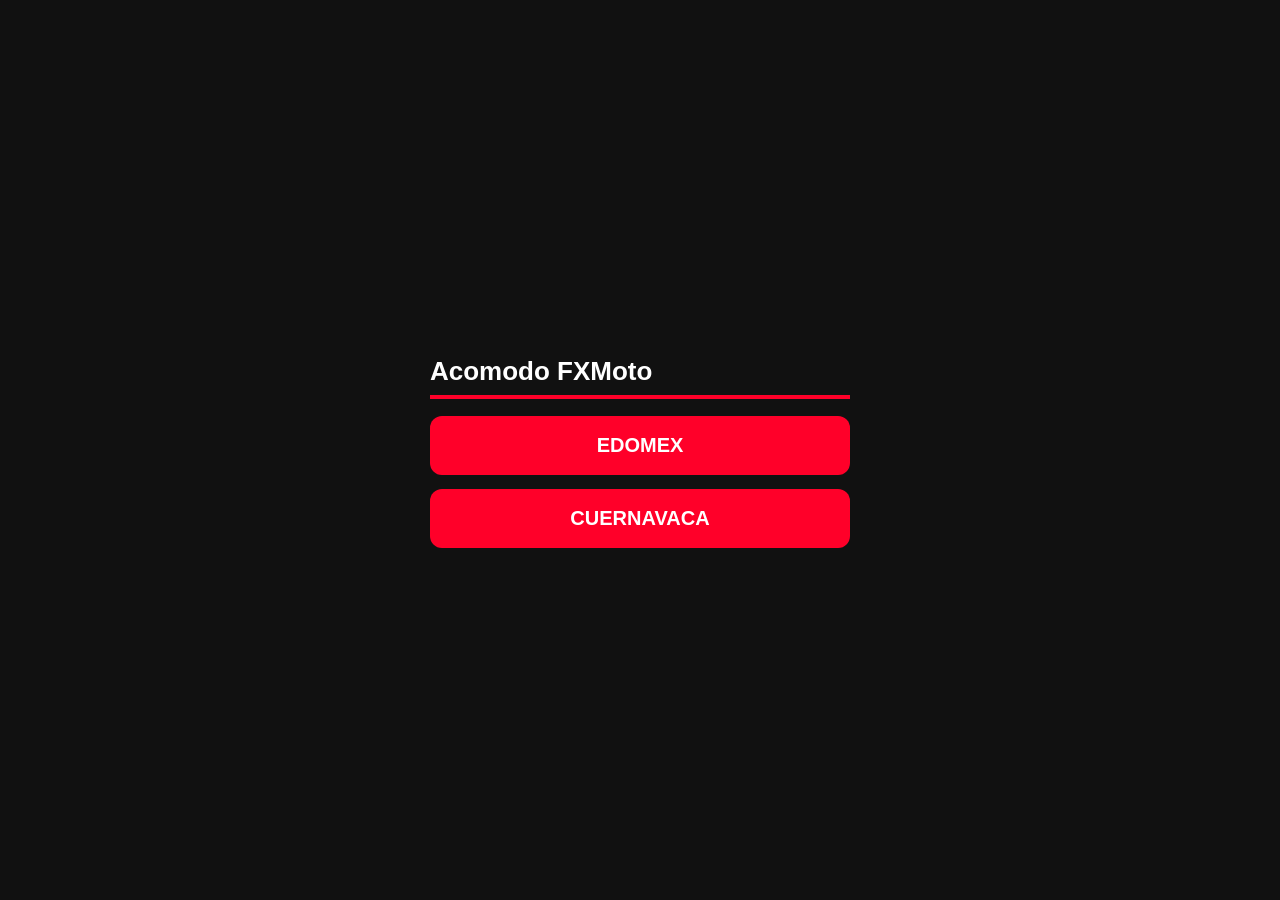
<file: index.html>
<!doctype html><html lang="es"><head><meta charset="utf-8"><meta name="viewport" content="width=device-width, initial-scale=1"><title>Acomodo FXMoto</title>
<style>body{margin:0;font-family:Arial,Helvetica,sans-serif;background:#111;color:#fff;display:flex;min-height:100vh;align-items:center;justify-content:center}div{width:min(420px,92vw)}h1{font-size:26px;border-bottom:4px solid #FF0029;padding-bottom:8px}a{display:block;background:#FF0029;color:#fff;text-decoration:none;font-size:20px;font-weight:bold;padding:18px;border-radius:12px;margin:14px 0;text-align:center}</style></head>
<body><div><h1>Acomodo FXMoto</h1><a href="edomex/">EDOMEX</a><a href="cuernavaca/">CUERNAVACA</a></div></body></html>
</file>
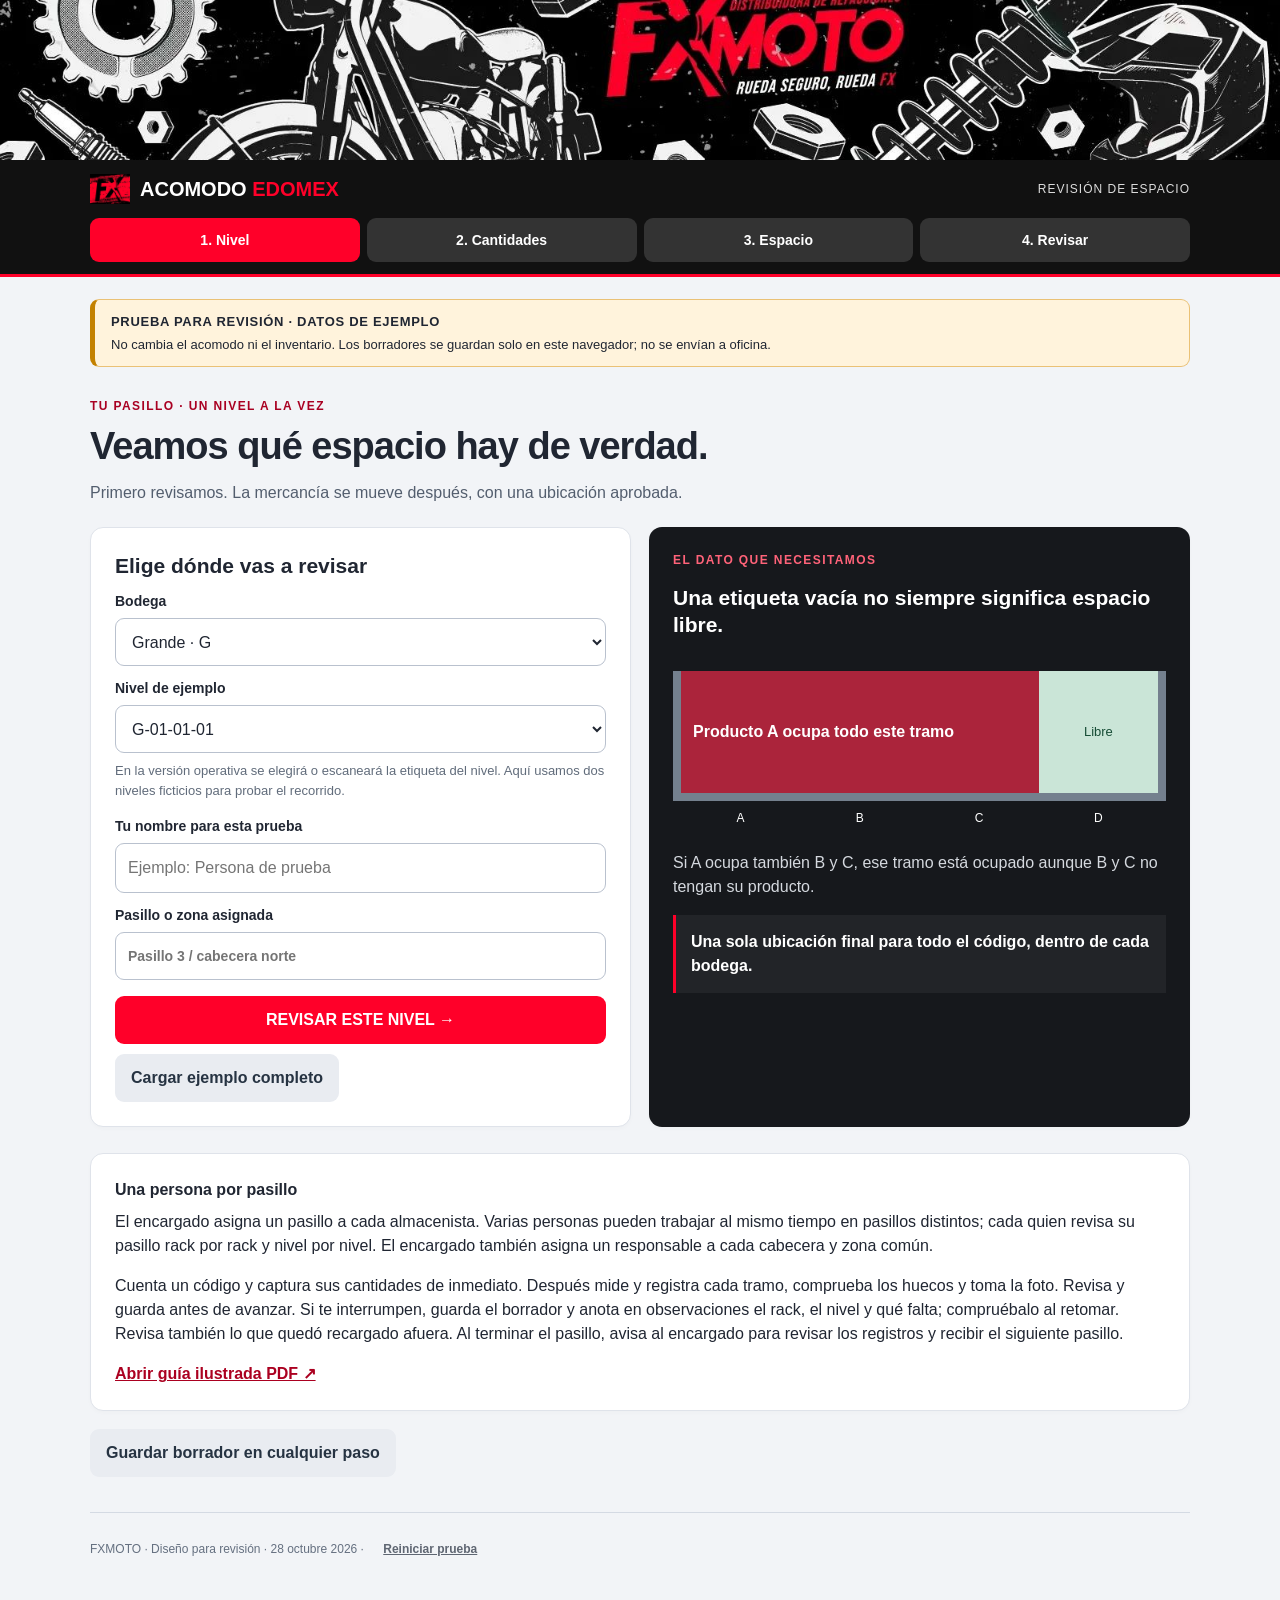
<file: revision-espacio-prueba-28oct/index.html>
<!doctype html>
<html lang="es"><head><meta charset="utf-8"><meta name="viewport" content="width=device-width,initial-scale=1"><meta name="robots" content="noindex,nofollow"><title>FXMOTO · Prueba de revisión de espacio</title><link rel="stylesheet" href="style.css?v=revision2"></head>
<body><img class="banner" src="banner.jpg" alt="FXMoto · Distribuidora de refacciones">
<header><div class="brand"><img src="logo.jpg" alt=""><b>ACOMODO <span>EDOMEX</span></b><small>REVISIÓN DE ESPACIO</small></div><nav aria-label="Pasos"><button data-step="0" class="active">1. Nivel</button><button data-step="1">2. Cantidades</button><button data-step="2">3. Espacio</button><button data-step="3">4. Revisar</button></nav></header>
<main><div class="notice"><strong>PRUEBA PARA REVISIÓN · DATOS DE EJEMPLO</strong><p>No cambia el acomodo ni el inventario. Los borradores se guardan solo en este navegador; no se envían a oficina.</p></div>
<section id="step0"><div class="heading"><div class="eyebrow">TU PASILLO · UN NIVEL A LA VEZ</div><h1>Veamos qué espacio hay de verdad.</h1><p>Primero revisamos. La mercancía se mueve después, con una ubicación aprobada.</p></div>
<div class="grid"><article class="card"><h2>Elige dónde vas a revisar</h2><label for="warehouse">Bodega</label><select id="warehouse"><option value="G">Grande · G</option><option value="M">Medianos · M</option></select><label for="level">Nivel de ejemplo</label><select id="level"></select><p class="hint">En la versión operativa se elegirá o escaneará la etiqueta del nivel. Aquí usamos dos niveles ficticios para probar el recorrido.</p><label for="person">Tu nombre para esta prueba</label><input id="person" maxlength="60" placeholder="Ejemplo: Persona de prueba"><label>Pasillo o zona asignada<input id="area" placeholder="Pasillo 3 / cabecera norte" maxlength="100"></label><button class="primary" id="start">REVISAR ESTE NIVEL →</button><button class="secondary" id="example">Cargar ejemplo completo</button></article>
<article class="card dark"><div class="eyebrow">EL DATO QUE NECESITAMOS</div><h2>Una etiqueta vacía no siempre significa espacio libre.</h2><div class="shelf-example"><div class="example-load">Producto A ocupa todo este tramo</div><div class="example-gap">Libre</div><div class="shelf-labels"><span>A</span><span>B</span><span>C</span><span>D</span></div></div><p>Si A ocupa también B y C, ese tramo está ocupado aunque B y C no tengan su producto.</p><div class="rule">Una sola ubicación final para todo el código, dentro de cada bodega.</div></article></div>
<div class="card compact"><b>Una persona por pasillo</b><p>El encargado asigna un pasillo a cada almacenista. Varias personas pueden trabajar al mismo tiempo en pasillos distintos; cada quien revisa su pasillo rack por rack y nivel por nivel. El encargado también asigna un responsable a cada cabecera y zona común.</p><p>Cuenta un código y captura sus cantidades de inmediato. Después mide y registra cada tramo, comprueba los huecos y toma la foto. Revisa y guarda antes de avanzar. Si te interrumpen, guarda el borrador y anota en observaciones el rack, el nivel y qué falta; compruébalo al retomar. Revisa también lo que quedó recargado afuera. Al terminar el pasillo, avisa al encargado para revisar los registros y recibir el siguiente pasillo.</p><a href="guia-revision-espacio.pdf" target="_blank" rel="noopener">Abrir guía ilustrada PDF ↗</a></div></section>
<section id="step1" hidden><div class="heading"><div class="eyebrow">PASO 2 · <span class="level-name"></span></div><h1>Cuenta dentro y afuera.</h1><p>Incluye todos los códigos que están físicamente en este nivel, aunque su etiqueta diga otro lugar.</p></div><div class="callout">“Dentro” es todo lo que está sobre el nivel, incluso si invade al vecino. Registra el sobrante por grupos, aunque esté lejos de su rack. Usa una referencia única por grupo y código. Las cantidades de afuera se suman automáticamente en esta captura. No vuelvas a registrar un grupo contado por otra persona. El total definitivo de la bodega requiere reunir y revisar las capturas del encargado.</div><div id="products"></div><button id="add-product" class="secondary">+ Otro código en el nivel o en el piso</button><div class="actions"><button data-go="0" class="secondary">← Nivel</button><button id="to-space" class="primary">CONTINUAR AL ESPACIO →</button></div></section>
<section id="step2" hidden><div class="heading"><div class="eyebrow">PASO 3 · <span class="level-name"></span></div><h1>Mide lo que ocupa el nivel.</h1><p>Usa centímetros. El punto 0 está en el borde interior izquierdo del nivel.</p></div><article class="card"><h2>Medidas útiles del nivel</h2><p class="hint">Mide entre los postes y hasta la repisa superior. Descuenta obstáculos. No uses la medida exterior del rack.</p><div class="three"><label>Ancho (cm)<input id="width" type="number" min="1" step="0.1" inputmode="decimal"></label><label>Fondo (cm)<input id="depth" type="number" min="1" step="0.1" inputmode="decimal"></label><label>Alto libre (cm)<input id="height" type="number" min="1" step="0.1" inputmode="decimal"></label></div><div id="rack-map" aria-label="Vista frontal del espacio medido"></div><p class="hint">Vista frontal orientativa. Solo se consideran libres los huecos continuos; el espacio encima o detrás de mercancía no se ofrece automáticamente.</p></article>
<article class="card"><h2>¿Desde dónde hasta dónde ocupa cada código?</h2><p>Mide desde el mismo borde izquierdo hasta el inicio y el final de cada grupo. Incluye cajas, salientes y la mercancía de al lado.</p><div id="spans"></div><button class="secondary" id="add-block">+ Otro tramo ocupado / obstáculo</button><p class="hint">Si un código está en dos grupos, agrega un tramo por grupo usando el mismo código. Los tramos que se superponen se cuentan una sola vez.</p></article>
<article class="card"><h2>Comprueba cada hueco por separado</h2><p>Hueco 1, Hueco 2… Cada uno tiene su propio fondo y altura. Dos huecos separados de 30 y 60 cm no forman un lugar de 90 cm. Todo el código debe caber en una sola ubicación continua.</p><div id="gaps"></div><label class="check"><input type="checkbox" id="checked">Revisé todo el nivel: no faltan códigos, cajas ni obstáculos, y comprobé fondo y alto útiles en cada hueco.</label><p class="hint">Sin esta revisión, el espacio queda “Por verificar”. Un conteo cero o una etiqueta sin producto no lo convierte en libre.</p></article>
<article class="card"><h2>Foto de todo el nivel</h2><p>De frente, con ambos extremos y las etiquetas visibles. Las fotos del sobrante se agregan por grupo en Cantidades; no sustituyen esta foto.</p><input id="photo" type="file" accept="image/*" capture="environment" aria-label="Tomar o elegir foto del nivel"><div id="photo-preview"></div><button class="secondary" id="demo-photo">Usar ilustración de ejemplo</button><label for="notes">Observaciones</label><textarea id="notes" rows="3" placeholder="Ejemplo: hay una caja de otro código al fondo; falta identificarla."></textarea></article><div class="actions"><button data-go="1" class="secondary">← Cantidades</button><button id="review" class="primary">REVISAR CAPTURA →</button></div></section>
<section id="step3" hidden><div class="heading"><div class="eyebrow">PASO 4 · BORRADOR LOCAL</div><h1>Revisa antes de terminar.</h1><p>Esta prueba no asigna lugares ni autoriza movimientos.</p></div><div id="summary"></div><article class="card"><h2>Después le toca al encargado</h2><p>Para cada código que no cabe, comprobar el espacio necesario para <b>todas sus piezas juntas</b>: ancho, fondo, alto, forma de apilar y capacidad del rack. La cantidad por sí sola no demuestra que cabrá.</p><p>El encargado puede ampliar su ubicación actual o proponer otra. Las etiquetas de posiciones absorbidas se actualizan al aprobar el cambio. El origen solo se libera después de confirmar el traslado completo.</p></article><div class="actions"><button data-go="2" class="secondary">← Corregir</button><button id="save" class="primary">GUARDAR PRUEBA EN ESTE NAVEGADOR</button></div><div class="card"><button id="download" class="secondary">Descargar esta captura de prueba</button><p id="saved" role="status"></p><p class="hint">No está conectada a Google Sheets ni se comparte entre celulares. Una dirección sin enlace en el menú no es privada: quien tenga el enlace puede abrir esta demostración.</p></div></section>
<button id="quick-save" class="secondary">Guardar borrador en cualquier paso</button><p id="quick-status" role="status"></p><p id="error" role="alert" tabindex="-1"></p><footer>FXMOTO · Diseño para revisión · 28 octubre 2026 · <button id="reset">Reiniciar prueba</button></footer></main><script src="app.js?v=revision2"></script></body></html>
</file>
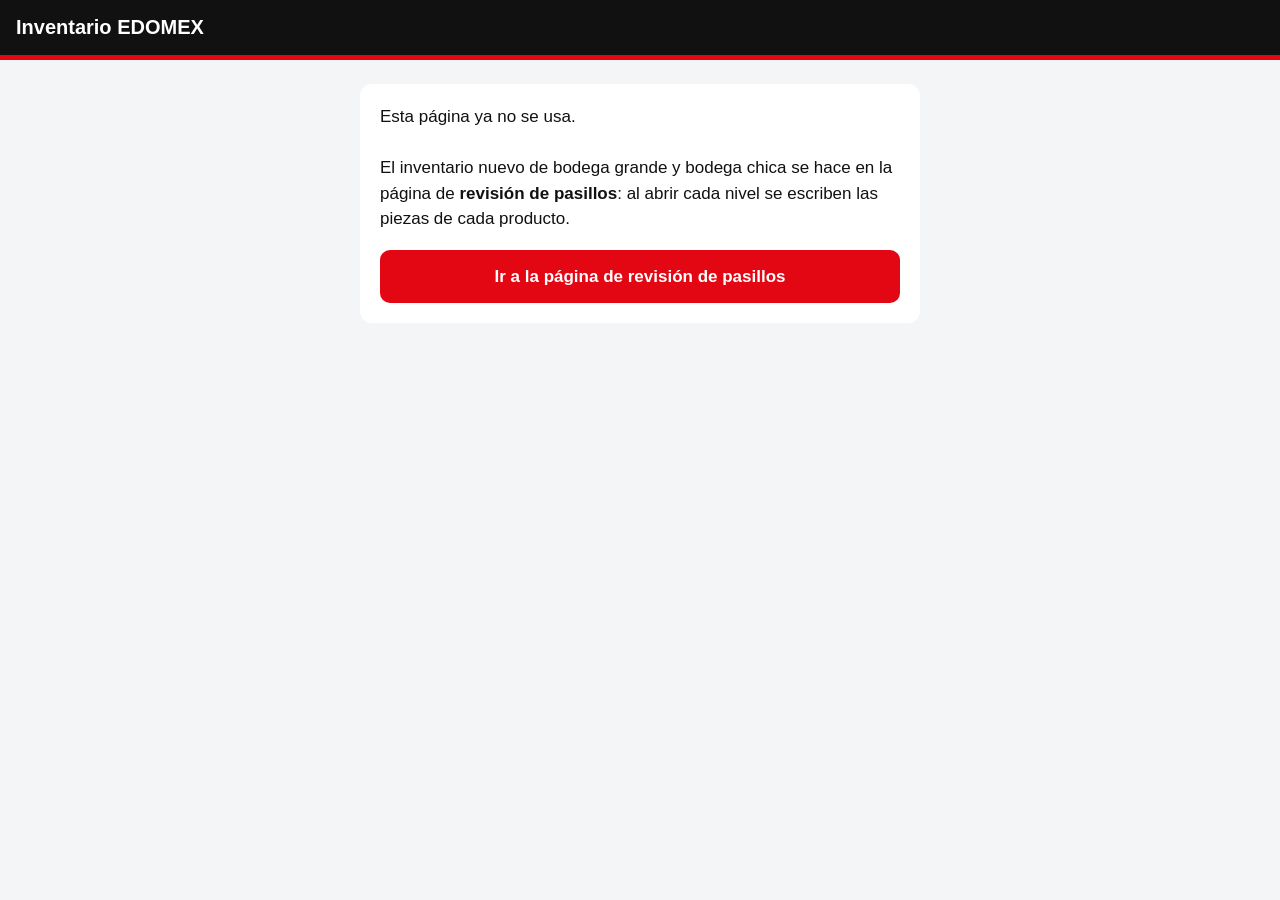
<file: inventario/edomex/index.html>
<!doctype html><html lang="es"><head><meta charset="utf-8"><meta name="viewport" content="width=device-width,initial-scale=1"><meta name="robots" content="noindex"><title>Inventario EDOMEX</title>
<style>body{font-family:Arial,Helvetica,sans-serif;margin:0;background:#f4f5f7;color:#111}.h{background:#111;color:#fff;padding:16px;border-bottom:5px solid #e30613;font-size:20px;font-weight:bold}.c{max-width:520px;margin:24px auto;background:#fff;border-radius:12px;padding:20px;font-size:17px;line-height:1.5}a.b{display:block;margin-top:18px;background:#e30613;color:#fff;text-align:center;padding:14px;border-radius:10px;text-decoration:none;font-weight:bold}</style></head>
<body><div class="h">Inventario EDOMEX</div><div class="c">Esta página ya no se usa.<br><br>El inventario nuevo de bodega grande y bodega chica se hace en la página de <b>revisión de pasillos</b>: al abrir cada nivel se escriben las piezas de cada producto.<a class="b" href="/edomex/">Ir a la página de revisión de pasillos</a></div></body></html>
</file>
<file: revision-espacio-prueba-28oct/style.css>
*{box-sizing:border-box}body{margin:0;background:#f2f4f7;color:#202632;font:16px/1.5 Arial,Helvetica,sans-serif}.banner{display:block;width:100%;aspect-ratio:1600/200;max-height:185px;object-fit:cover;background:#111}header{background:#111;color:white;position:sticky;top:0;z-index:5;padding:12px max(16px,calc((100% - 1100px)/2));border-bottom:3px solid #ff0029}.brand{display:flex;align-items:center;gap:10px;font-size:20px;white-space:nowrap}.brand img{height:34px;width:40px;object-fit:contain}.brand span{color:#ff0029}.brand small{margin-left:auto;font-size:12px;color:#ddd;letter-spacing:1px}nav{display:flex;gap:7px;margin-top:12px}button{font:inherit;cursor:pointer;border:0;min-height:44px;border-radius:9px;padding:12px 16px;font-weight:700}nav button{flex:1;background:#333;color:white;font-size:14px;padding:10px 5px}nav button.active{background:#ff0029}main{max-width:1132px;margin:auto;padding:22px 16px}.notice{background:#fff3dc;border:1px solid #eac176;border-left:5px solid #c38100;border-radius:9px;padding:12px 16px;font-size:13px}.notice p{margin:3px 0 0}.notice strong{letter-spacing:.7px}.heading{margin:30px 0 22px}.eyebrow{font-size:12px;letter-spacing:1.4px;font-weight:800;color:#a90022}h1{font-size:clamp(28px,4vw,38px);line-height:1.13;letter-spacing:-1px;margin:10px 0 13px}h2{font-size:21px;line-height:1.3;margin:0 0 12px}h3{font-size:18px;margin:0}p{margin:8px 0 16px}.heading p{color:#535e6e;max-width:780px}.grid{display:grid;grid-template-columns:1fr 1fr;gap:18px}.card{background:white;border-radius:13px;border:1px solid #dfe3ea;padding:24px;margin:0 0 18px;box-shadow:0 2px 4px #00000005}.dark{background:#16181c;color:white;border:0}.dark .eyebrow{color:#ff6379;margin-bottom:15px}.dark p{color:#d5d9df}.rule{padding:15px;background:#ffffff0d;border-left:3px solid #ff0029;font-weight:bold}.compact{margin-top:8px}label{display:block;font-weight:bold;font-size:14px;margin:12px 0 6px}input:not([type=checkbox]):not([type=file]),select,textarea{display:block;width:100%;border:1px solid #b9c1ce;border-radius:9px;background:white;color:#202632;font:inherit;padding:12px;min-height:48px;margin-top:6px}input[type=file]{max-width:100%;margin:10px 0}.hint{font-size:13px;color:#616c7b}.primary{background:#ff0029;color:white}.secondary{background:#e9ecf1;color:#263342}.card>.primary,.card>.secondary{margin-top:10px;margin-right:5px}#start{width:100%}.actions{display:flex;justify-content:space-between;gap:12px;margin:24px 0}.actions .primary{margin-left:auto}.callout{border-left:4px solid #e3a126;background:#fff7e9;padding:15px 18px;margin-bottom:20px}.two,.three{display:grid;gap:16px;grid-template-columns:repeat(2,1fr)}.three{grid-template-columns:repeat(3,1fr)}.product-top{display:flex;justify-content:space-between;gap:12px}.badge{background:#fff0d5;color:#815100;padding:5px 9px;border-radius:6px;font-size:12px;font-weight:bold;align-self:flex-start}.total{background:#edf5f0;color:#216343;border-radius:8px;padding:10px 14px;margin:12px 0}.shelf-example{display:flex;position:relative;margin:32px 0 50px;border:8px solid #74808e;border-top:0;height:130px}.example-load{width:75%;background:#ab243b;color:white;padding:18px 12px;display:flex;align-items:center;text-align:center;font-weight:bold}.example-gap{flex:1;background:#cae5d7;color:#174d36;display:flex;align-items:center;justify-content:center;font-size:13px}.shelf-labels{position:absolute;display:flex;bottom:-34px;width:100%;color:#fff;font-size:12px}.shelf-labels span{flex:1;text-align:center}.span-row{padding:14px 0;border-bottom:1px solid #e0e4eb}.span-row .three{grid-template-columns:2fr 1fr 1fr}.span-row label{margin-top:4px}.remove{background:none;color:#a90022;font-size:13px;padding:6px;min-height:36px}.check{display:flex;gap:12px;align-items:flex-start;background:#edf5f0;padding:16px;border-radius:9px;font-size:14px}.check input{min-width:22px;min-height:22px}.gap-row{padding:16px;border:1px solid #bfdbcc;background:#f3faf6;border-radius:9px;margin:12px 0}.gap-row p{margin:5px 0}.map{display:flex;height:86px;border:5px solid #647180;margin:32px 0 12px;position:relative;background:#dceee4}.segment{position:absolute;top:0;bottom:0;background:#a3263d;border-right:2px solid white;color:white;display:flex;align-items:center;justify-content:center;overflow:hidden;font-size:12px;text-align:center;padding:3px}.ruler{display:flex;justify-content:space-between;color:#536071;font-size:12px}.photo{max-width:100%;max-height:260px;border-radius:8px;margin-top:12px}#error:not(:empty){background:#ffeded;color:#9d1028;border:1px solid #d59aa4;padding:16px;border-radius:9px}.summary-row{padding:14px 0;border-bottom:1px solid #ddd}.status{padding:13px 16px;border-radius:9px;background:#fff3dc;margin:15px 0;font-weight:bold}.status.ok{background:#e3f2e8;color:#185738}footer{color:#657080;font-size:12px;margin:35px 0 8px;border-top:1px solid #d4dae3;padding-top:14px}footer button{font-size:12px;color:#5f6672;background:none;text-decoration:underline}a{color:#ab0020;font-weight:bold}button:focus-visible,input:focus-visible,select:focus-visible,textarea:focus-visible{outline:3px solid #4286bf;outline-offset:3px}[hidden]{display:none!important}svg{max-width:100%}@media(max-width:640px){.banner{aspect-ratio:1600/250}.brand{font-size:16px}.brand small{font-size:9px;letter-spacing:0;white-space:normal;text-align:right;max-width:95px}.grid{grid-template-columns:1fr}.card{padding:18px}.heading{margin-top:24px}main{padding:14px 12px}nav button{font-size:12px}.actions{flex-wrap:wrap}.actions button{flex:1}.three{gap:8px}.three label{font-size:12px}.span-row .three{grid-template-columns:1fr 1fr}.span-row .three label:first-child{grid-column:1/-1}.two{gap:12px}.product-top{flex-wrap:wrap}h1{font-size:30px}}
</file>
